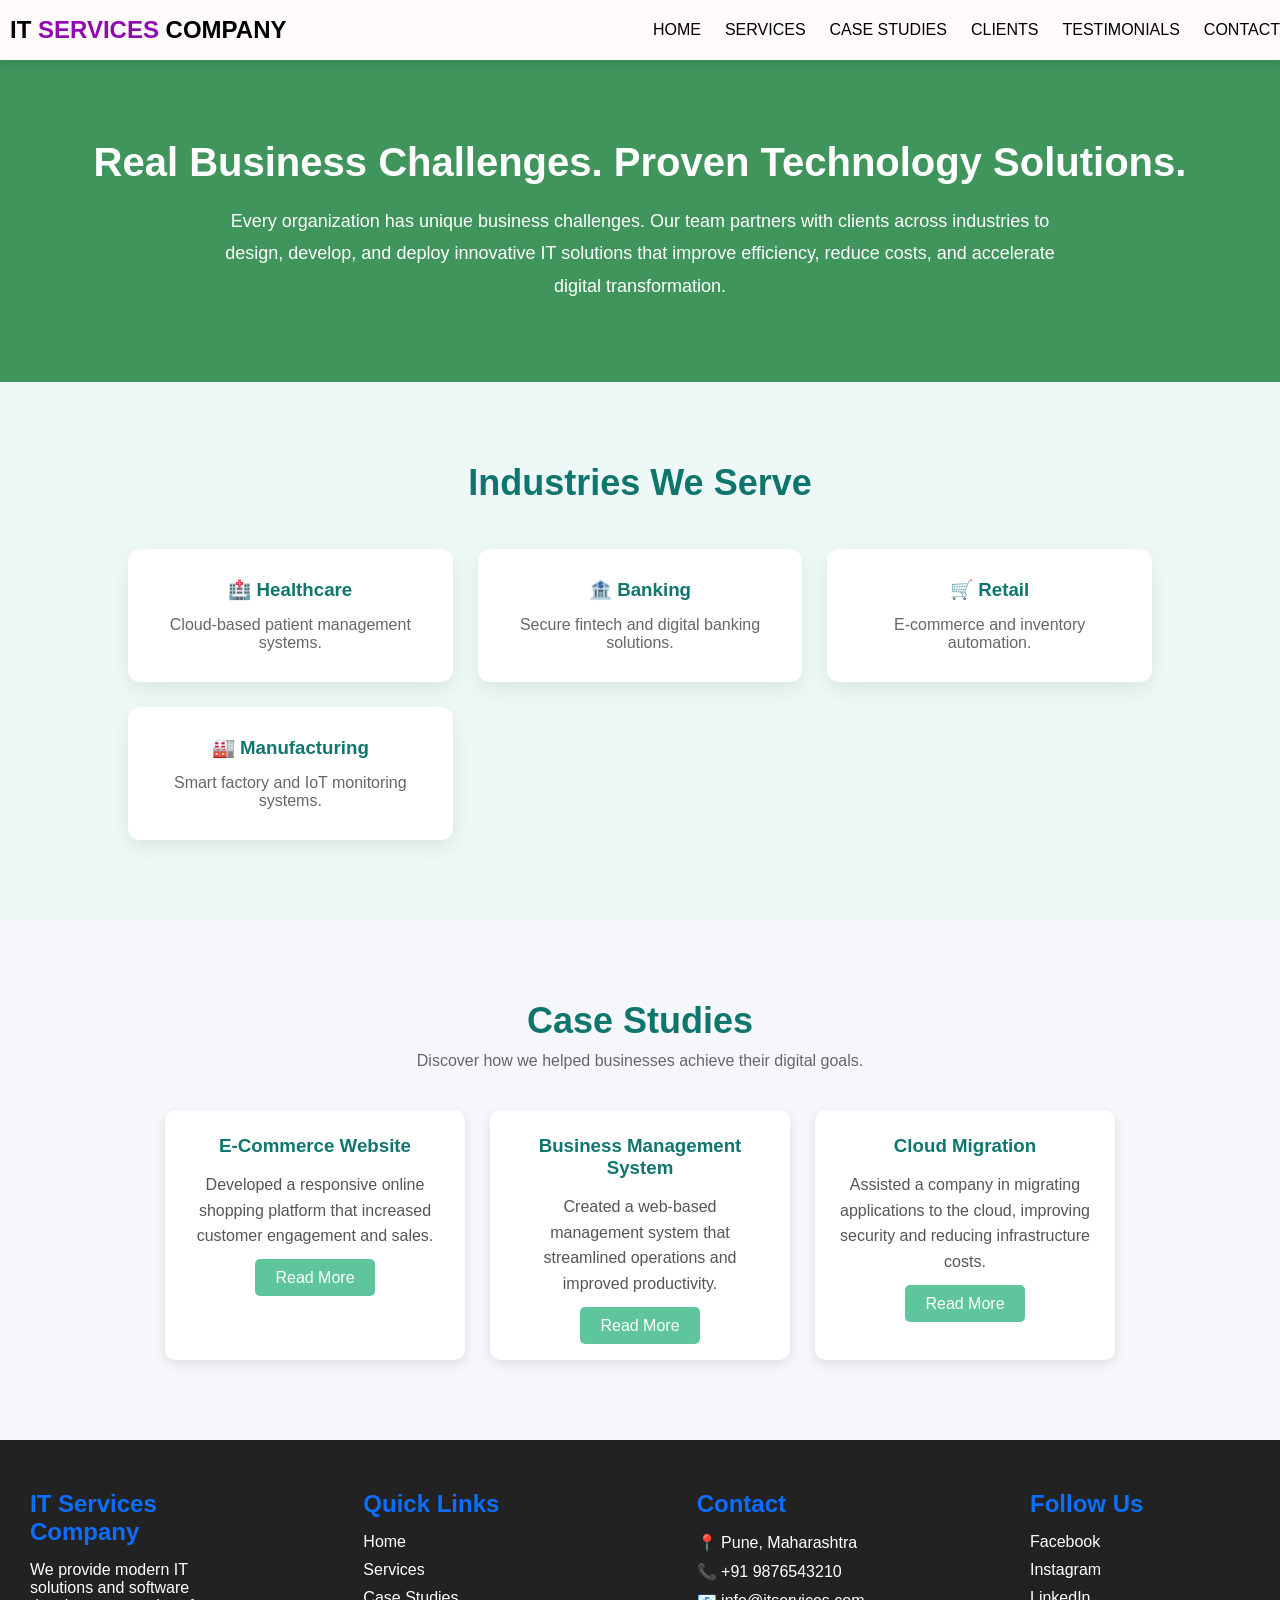
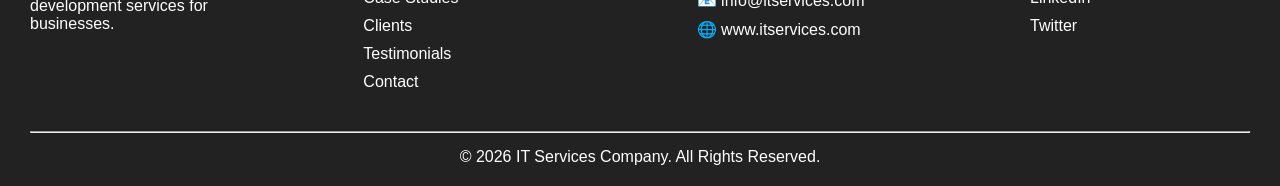
<file: cases.html>
<!DOCTYPE html>
<html lang="en">
<head>
    <meta charset="UTF-8">
    <meta name="viewport" content="width=device-width, initial-scale=1.0">
    <title>Case studies</title>
   
    <link rel="stylesheet" href="cases.css">
</head>
<body>

    <header>
 
        <div class="container">
 
            <div class="logo">
                <h2>IT <span>SERVICES</span> COMPANY</h2>
            </div>
 
            <nav>
 
                <ul>
                    <li><a href="index.html">HOME</a></li>
                    <li><a href="service.html">SERVICES</a></li>
                    <li><a href="cases.html">CASE STUDIES</a></li>
                    <li><a href="clients.html">CLIENTS</a></li>
                    <li><a href="testimonial.html">TESTIMONIALS</a></li>
                    <li><a href="contact.html">CONTACT</a></li>
 
                </ul>
 
            </nav>
 
        </div>
 
    </header>



<section class="case-intro">
    <div class="container">

        <h2>Real Business Challenges. Proven Technology Solutions.</h2>

        <p>
            Every organization has unique business challenges. Our team partners
            with clients across industries to design, develop, and deploy
            innovative IT solutions that improve efficiency, reduce costs,
            and accelerate digital transformation.
        </p>

    </div>
</section>


<section class="industries">

    <div class="container">

        <h2>Industries We Serve</h2>

        <div class="industry-grid">

            <div class="industry-card">
                <h3>🏥 Healthcare</h3>
                <p>Cloud-based patient management systems.</p>
            </div>

            <div class="industry-card">
                <h3>🏦 Banking</h3>
                <p>Secure fintech and digital banking solutions.</p>
            </div>

            <div class="industry-card">
                <h3>🛒 Retail</h3>
                <p>E-commerce and inventory automation.</p>
            </div>

            <div class="industry-card">
                <h3>🏭 Manufacturing</h3>
                <p>Smart factory and IoT monitoring systems.</p>
            </div>

        </div>

    </div>

</section>



    <!-- Case Studies Section -->
<section class="case-studies" id="case-studies">
    <div class="container">
        <h2>Case Studies</h2>
        <p class="section-text">
            Discover how we helped businesses achieve their digital goals.
        </p>

        <div class="case-container">

            <div class="case-card">
                <h3>E-Commerce Website</h3>
                <p>
                    Developed a responsive online shopping platform that
                    increased customer engagement and sales.
                </p>
                <a href="#">Read More</a>
            </div>

            <div class="case-card">
                <h3>Business Management System</h3>
                <p>
                    Created a web-based management system that streamlined
                    operations and improved productivity.
                </p>
                <a href="#">Read More</a>
            </div>

            <div class="case-card">
                <h3>Cloud Migration</h3>
                <p>
                    Assisted a company in migrating applications to the cloud,
                    improving security and reducing infrastructure costs.
                </p>
                <a href="#">Read More</a>
            </div>

        </div>
    </div>
</section>


<footer>
    <div class="footer-container">
        <div class="footer-box">
            <h2>IT Services Company</h2>
            <p>
                We provide modern IT solutions and software
                development services for businesses.
            </p>
        </div>
        <div class="footer-box">
            <h2>Quick Links</h2>
            <a href="index.html">Home</a>
            <a href="service.html">Services</a>
            <a href="cases.html">Case Studies</a>
            <a href="clients.html">Clients</a>
            <a href="testimonial.html">Testimonials</a>
            <a href="contact.html">Contact</a>
        </div>
        <div class="footer-box">
            <h2>Contact</h2>
            <p>📍 Pune, Maharashtra</p>
            <p>📞 +91 9876543210</p>
            <p>📧 info@itservices.com</p>
            <p>🌐 www.itservices.com</p>
        </div>
 
        <div class="footer-box">
            <h2>Follow Us</h2>
            <a href="#">Facebook</a>
            <a href="#">Instagram</a>
            <a href="#">LinkedIn</a>
            <a href="#">Twitter</a>
        </div>
    </div>
    <hr>
    <div class="copyright">
        <p>© 2026 IT Services Company. All Rights Reserved.</p>
    </div>
</footer>
    
</body>
</html>
</file>
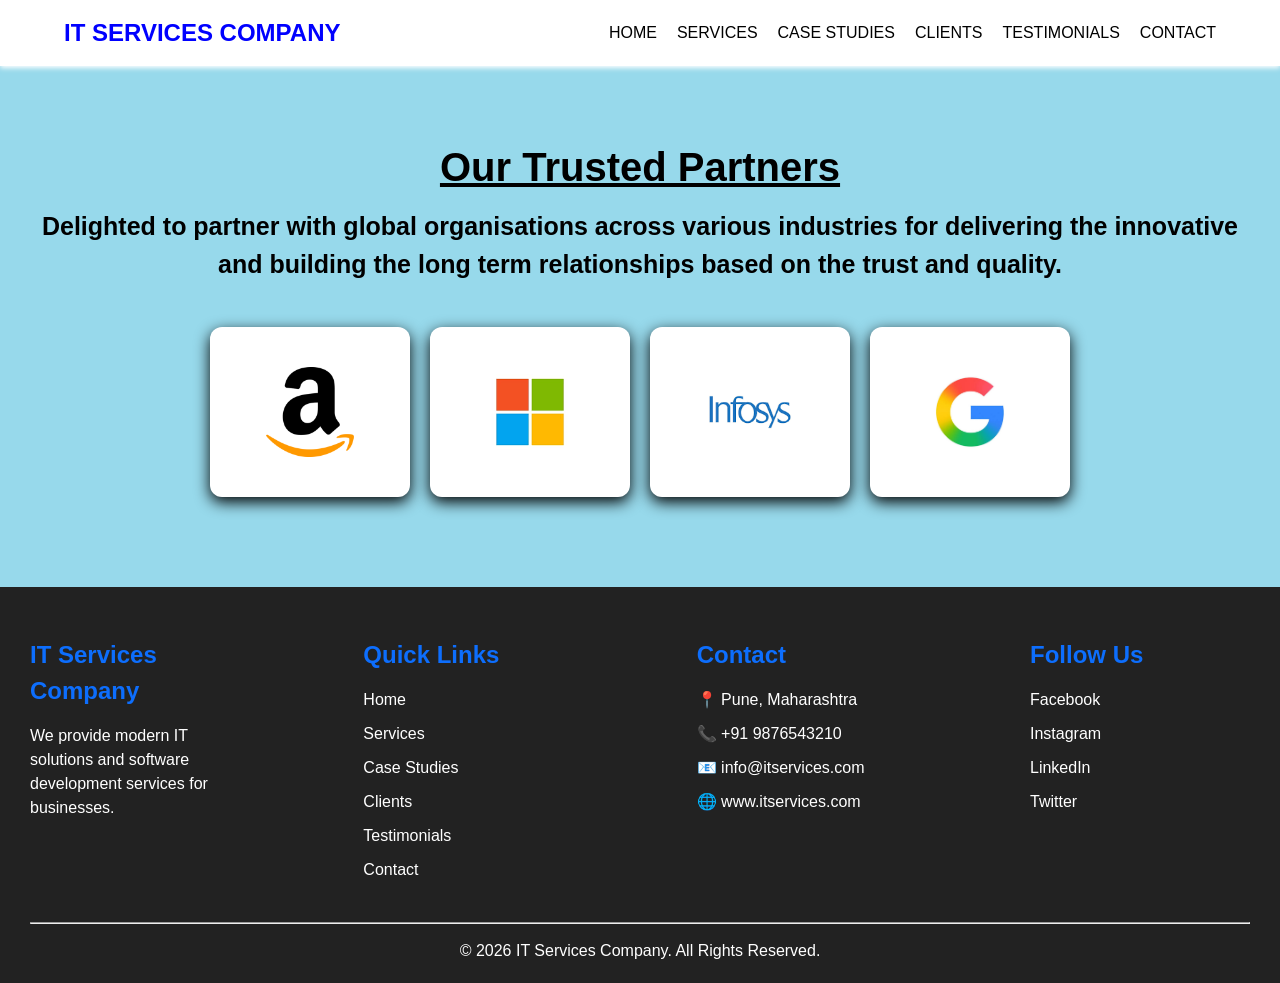
<file: clients.html>
<!DOCTYPE html>
<html lang="en">
<head>
    <meta charset="UTF-8">
    <meta name="viewport" content="width=device-width, initial-scale=1.0">
    <title>Partner</title>
    <link rel="stylesheet" href="clients.css">
</head>
<body>
    
    
     <!--Header-->

    <header>
 
        <div class="container">
 
            <div class="logo">
                <h2>IT <span>SERVICES</span> COMPANY</h2>
            </div>
 
            <nav>
 
                <ul>
                    <li><a href="index.html">HOME</a></li>
                    <li><a href="service.html">SERVICES</a></li>
                    <li><a href="cases.html">CASE STUDIES</a></li>
                    <li><a href="clients.html">CLIENTS</a></li>
                    <li><a href="testimonial.html">TESTIMONIALS</a></li>
                    <li><a href="contact.html">CONTACT</a></li>
 
                </ul>
 
            </nav>
 
        </div>
 
    </header>




    <!--citent partner-->

    <section class="hero">
        <h4><u>Our Trusted Partners</u></h4>
        <h2>Delighted to partner with global organisations across various industries for delivering the innovative and building the long term relationships based on the trust and quality. </h2>
    
    <div class="logo-container">
        <div class="logo-card" data-url="https://amazon.jobs/content/en/locations/india/pune">
            <img src="amazon.png" alt="Amazon">
        </div>
         <div class="logo-card" data-url="https://www.microsoft.com/en-in/msidc/hyderabad-campus">
            <img src="micro.png" alt="microsoft">
        </div>
         <div class="logo-card" data-url="https://www.infosys.com/">
            <img src="info2.png" alt="Infosys">
        </div>
         <div class="logo-card" data-url="https://cloud.google.com/">
            <img src="google.jpg" alt="Google">
        </div>
    </div>
    </section>

    <script src="clientpartner.js"></script>



    <!--footer-->
    <footer>
    <div class="footer-container">
        <div class="footer-box">
            <h2>IT Services Company</h2>
            <p>
                We provide modern IT solutions and software
                development services for businesses.
            </p>
        </div>
        <div class="footer-box">
            <h2>Quick Links</h2>
            <a href="index.html">Home</a>
            <a href="service.html">Services</a>
            <a href="cases.html">Case Studies</a>
            <a href="clients.html">Clients</a>
            <a href="testimonials.html">Testimonials</a>
            <a href="contact.html">Contact</a>
        </div>
        <div class="footer-box">
            <h2>Contact</h2>
            <p>📍 Pune, Maharashtra</p>
            <p>📞 +91 9876543210</p>
            <p>📧 info@itservices.com</p>
            <p>🌐 www.itservices.com</p>
        </div>
 
        <div class="footer-box">
            <h2>Follow Us</h2>
            <a href="#">Facebook</a>
            <a href="#">Instagram</a>
            <a href="#">LinkedIn</a>
            <a href="#">Twitter</a>
        </div>
    </div>
    <hr>
    <div class="copyright">
        <p>© 2026 IT Services Company. All Rights Reserved.</p>
    </div>
</footer>

    </footer>


</body>
</html>
</file>
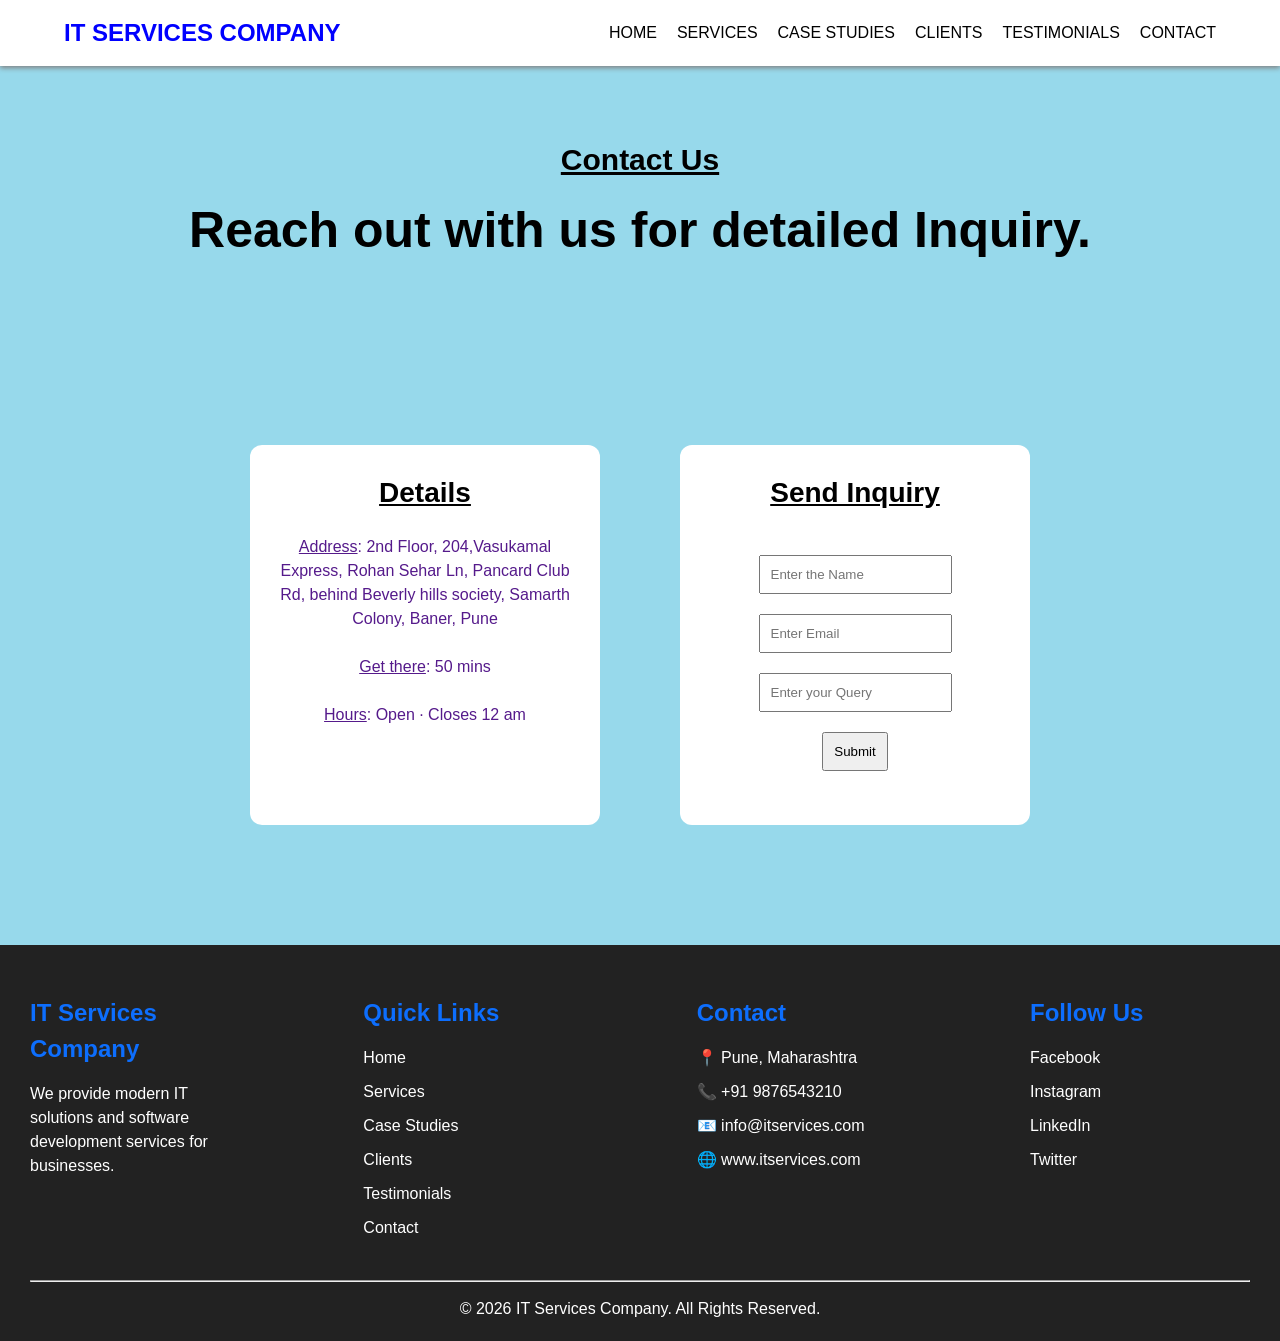
<file: contact.html>
<!DOCTYPE html>
<html lang="en">
<head>
    <meta charset="UTF-8">
    <meta name="viewport" content="width=device-width, initial-scale=1.0">
    <title>CONTACTS</title>
    <link rel="stylesheet" href="contact.css">
</head>
<body>

<!--Header-->

    <header>
 
        <div class="container">
 
            <div class="logo">
                <h2>IT <span>SERVICES</span> COMPANY</h2>
            </div>
 
            <nav>
 
                <ul>
                    <li><a href="index.html">HOME</a></li>
                    <li><a href="service.html">SERVICES</a></li>
                    <li><a href="cases.html">CASE STUDIES</a></li>
                    <li><a href="clients.html">CLIENTS</a></li>
                    <li><a href="testimonial.html">TESTIMONIALS</a></li>
                    <li><a href="contact.html">CONTACT</a></li>
 
                </ul>
 
            </nav>
 
        </div>
 
    </header>


    <!-- CONTACT -->


    <section class="hero">
        <h4><u>Contact Us</u></h4>
        <h2>Reach out with us for detailed Inquiry.</h2>
    </section>


    <section class="contact-details">
       <div class="card">
            <h3> <u>Details</u></h3>
            <a href=""><p><u>Address</u>: 2nd Floor, 204,Vasukamal Express, Rohan Sehar Ln, Pancard Club Rd, behind Beverly hills society, Samarth Colony, Baner, Pune</p>
                       <br> 
                <p><u>Get there</u>:
                        50 mins</p>
                       <br>
                       <p> <u>Hours</u>: 
                        Open · Closes 12 am</p>
            </a>
        </div>
        <div class="card">
            <h3><u>Send Inquiry</u></h3>
            <form class="fill">
                <input type="text" placeholder="Enter the Name" class="fn" required>
                <input type="Email" placeholder="Enter Email" class="fn" required>
                <input type="Inquiry" placeholder="Enter your Query" class="fn" required>
                <br>
                <button  type="submit" class="btn">Submit</button>
            </form>
            
        </div>

    </section>

      
        
    

    <!-- Footer-->
    <footer>
    <div class="footer-container">
        <div class="footer-box">
            <h2>IT Services Company</h2>
            <p>
                We provide modern IT solutions and software
                development services for businesses.
            </p>
        </div>
        <div class="footer-box">
            <h2>Quick Links</h2>
            <a href="index.html">Home</a>
            <a href="service.html">Services</a>
            <a href="cases.html">Case Studies</a>
            <a href="clients.html">Clients</a>
            <a href="testimonials.html">Testimonials</a>
            <a href="contact.html">Contact</a>
        </div>
        <div class="footer-box">
            <h2>Contact</h2>
            <p>📍 Pune, Maharashtra</p>
            <p>📞 +91 9876543210</p>
            <p>📧 info@itservices.com</p>
            <p>🌐 www.itservices.com</p>
        </div>
 
        <div class="footer-box">
            <h2>Follow Us</h2>
            <a href="#">Facebook</a>
            <a href="#">Instagram</a>
            <a href="#">LinkedIn</a>
            <a href="#">Twitter</a>
        </div>
    </div>
    <hr>
    <div class="copyright">
        <p>© 2026 IT Services Company. All Rights Reserved.</p>
    </div>
</footer>


</body>
</html>
</file>
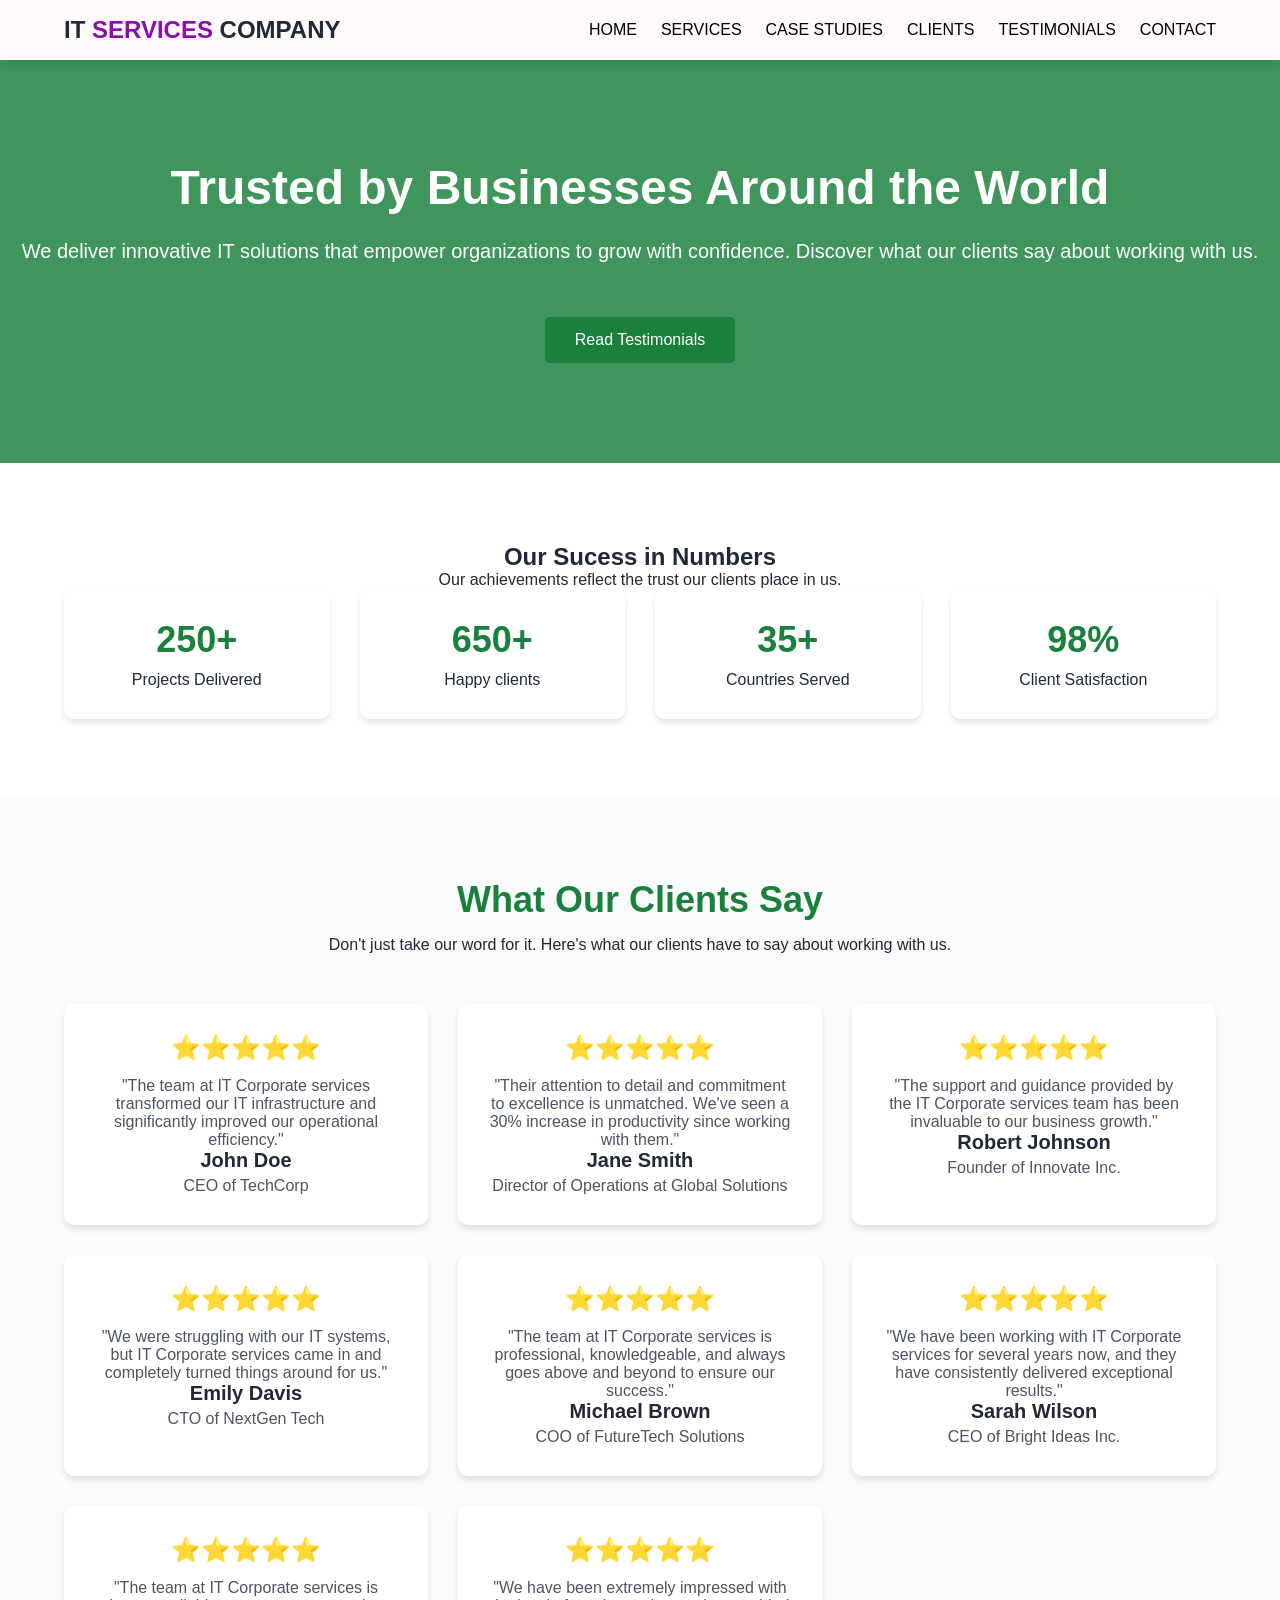
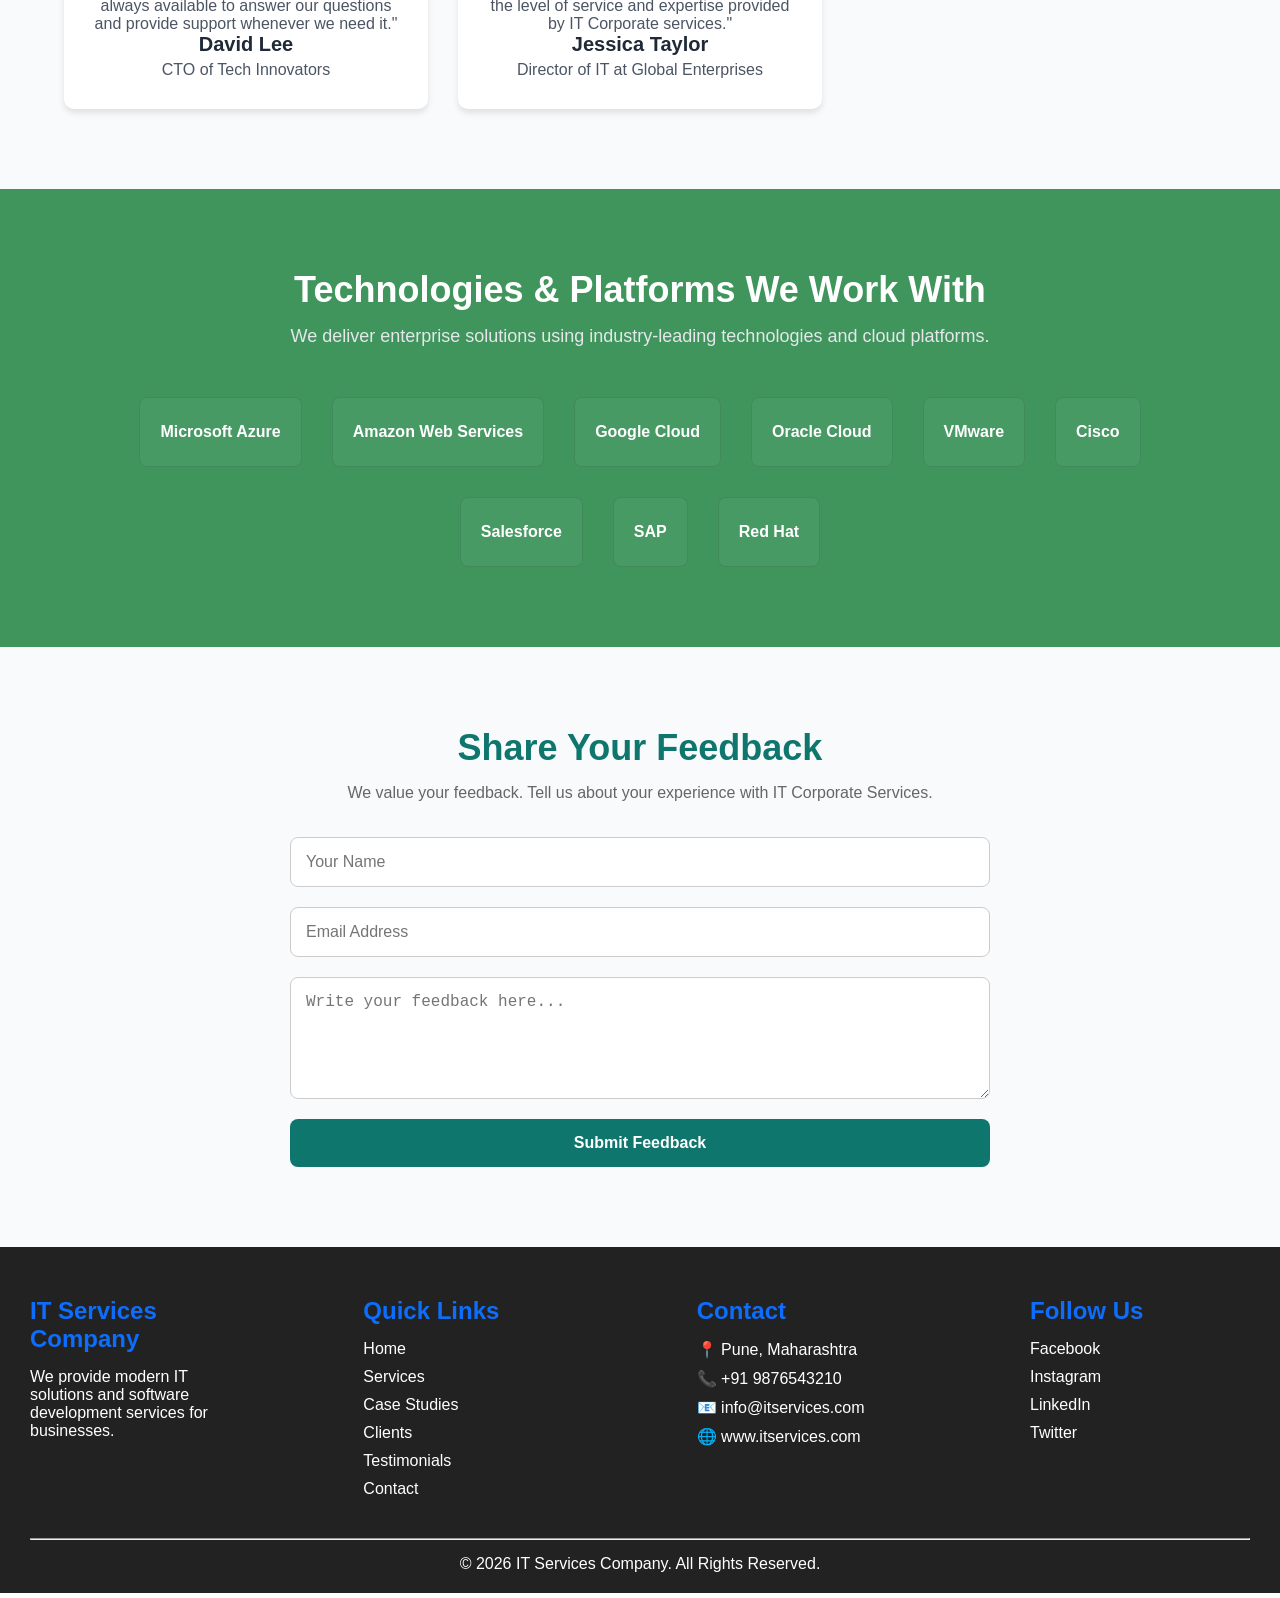
<file: testimonial.html>
<!DOCTYPE html>
<html lang="en">

<head>
    <meta charset="UTF-8">
    <meta name="viewport" content="width=device-width, initial-scale=1.0">
    <title>Testimonials</title>
    <link rel="stylesheet" href="testimonial.css">

</head>

<body>
    <header>

        <div class="container">

            <div class="logo">
                <h2>IT <span>SERVICES</span> COMPANY</h2>
            </div>

            <nav>

                <ul>
                    <li><a href="index.html">HOME</a></li>
                    <li><a href="service.html">SERVICES</a></li>
                    <li><a href="cases.html">CASE STUDIES</a></li>
                    <li><a href="clients.html">CLIENTS</a></li>
                    <li><a href="testimonial.html">TESTIMONIALS</a></li>
                    <li><a href="contact.html">CONTACT</a></li>

                </ul>

            </nav>

        </div>

    </header>

    <!-- hero section
      -->
    <section class="hero">
        <div class="hero-content">
            <h1>Trusted by Businesses Around the World</h1>
            <p>
                We deliver innovative IT solutions that empower organizations to grow with confidence. Discover what our
                clients say about working with us.
            </p>

            <a href="#testimonials" class="btn"> Read Testimonials</a>

        </div>

    </section>

    <!-- stats section -->

    <section class="stats">

        <div class="container">
            <h2>Our Sucess in Numbers</h2>
            <p>Our achievements reflect the trust our clients place in us.</p>
            <div class="stats-grid">
                <div class="stat-card">
                    <h3 class="counter" data-target="250">250+</h3>
                    <p>Projects Delivered</p>
                </div>
                <div class="stat-card">
                    <h3 class="counter" data-target="250">650+</h3>
                    <p>Happy clients</p>
                </div>
                <div class="stat-card">
                    <h3 class="counter" data-target="250">35+</h3>
                    <p>Countries Served</p>
                </div>
                <div class="stat-card">
                    <h3 class="counter" data-target="250">98%</h3>
                    <p>Client Satisfaction</p>
                </div>
            </div>
        </div>
    </section>




    <!-- Testimonials section -->

    <section class="testimonials" id="testimonials">
        <div class="container">
            <h2>What Our Clients Say</h2>
            <p>Don't just take our word for it. Here's what our clients have to say about working with us.</p>
            <div class="testimonial-grid">


                <div class="testimonial-card">
                    <div>⭐⭐⭐⭐⭐</div>
                    <p>"The team at IT Corporate services transformed our IT infrastructure and significantly improved
                        our operational efficiency."</p>
                    <h3> John Doe</h3>
                    <p>CEO of TechCorp</p>
                </div>

                <div class="testimonial-card">
                    <div>⭐⭐⭐⭐⭐</div>
                    <p>"Their attention to detail and commitment to excellence is unmatched. We've seen a 30% increase
                        in productivity since working with them."</p>
                    <h3>Jane Smith</h3>
                    <p>Director of Operations at Global Solutions</p>
                </div>

                <div class="testimonial-card">
                    <div>⭐⭐⭐⭐⭐</div>
                    <p>"The support and guidance provided by the IT Corporate services team has been invaluable to our
                        business growth."</p>
                    <h3>Robert Johnson</h3>
                    <p>Founder of Innovate Inc.</p>
                </div>

                <div class="testimonial-card">
                    <div>⭐⭐⭐⭐⭐</div>
                    <p>"We were struggling with our IT systems, but IT Corporate services came in and completely turned
                        things around for us."</p>
                    <h3>Emily Davis</h3>
                    <p>CTO of NextGen Tech</p>
                </div>

                <div class="testimonial-card">
                    <div>⭐⭐⭐⭐⭐</div>
                    <p>"The team at IT Corporate services is professional, knowledgeable, and always goes above and
                        beyond to ensure our success."</p>
                    <h3>Michael Brown</h3>
                    <p>COO of FutureTech Solutions</p>
                </div>

                <div class="testimonial-card">
                    <div>⭐⭐⭐⭐⭐</div>
                    <p>"We have been working with IT Corporate services for several years now, and they have
                        consistently
                        delivered exceptional results."</p>
                    <h3>Sarah Wilson</h3>
                    <p>CEO of Bright Ideas Inc.</p>
                </div>

                <div class="testimonial-card">
                    <div>⭐⭐⭐⭐⭐</div>
                    <p>"The team at IT Corporate services is always available to answer our questions and provide
                        support
                        whenever we need it."</p>
                    <h3>David Lee</h3>
                    <p>CTO of Tech Innovators</p>
                </div>

                <div class="testimonial-card">
                    <div>⭐⭐⭐⭐⭐</div>
                    <p>"We have been extremely impressed with the level of service and expertise provided by IT
                        Corporate
                        services."</p>
                    <h3>Jessica Taylor</h3>
                    <p>Director of IT at Global Enterprises</p>
                </div>

            </div>
        </div>
    </section>

    <!-- Technology Partners Section -->

    <section class="technologies">

        <div class="container">
            <h2>Technologies & Platforms We Work With</h2>
            <p>We deliver enterprise solutions using industry-leading technologies and cloud platforms.</p>
            <div class="logos">
                <a href="https://azure.microsoft.com/" target="_blank">Microsoft Azure</a>

                <a href="https://aws.amazon.com/" target="_blank">Amazon Web Services</a>

                <a href="https://cloud.google.com/" target="_blank">Google Cloud</a>

                <a href="https://www.oracle.com/cloud/" target="_blank">Oracle Cloud</a>

                <a href="https://www.vmware.com/" target="_blank">VMware</a>

                <a href="https://www.cisco.com/" target="_blank">Cisco</a>

                <a href="https://www.salesforce.com/" target="_blank">Salesforce</a>

                <a href="https://www.sap.com/" target="_blank">SAP</a>

                <a href="https://www.redhat.com/" target="_blank">Red Hat</a>
            </div>
        </div>

    </section>



    <!-- Feedback section -->


    <section class="feedback">
        <div class="container">

            <h2>Share Your Feedback</h2>

            <p>
                We value your feedback. Tell us about your experience with IT Corporate Services.
            </p>

            <form class="feedback-form">

                <input type="text" placeholder="Your Name" required>

                <input type="email" placeholder="Email Address" required>

                <textarea rows="5" placeholder="Write your feedback here..." required></textarea>

                <button type="submit">Submit Feedback</button>

            </form>

        </div>
    </section>


    <footer>
        <div class="footer-container">
            <div class="footer-box">
                <h2>IT Services Company</h2>
                <p>
                    We provide modern IT solutions and software
                    development services for businesses.
                </p>
            </div>
            <div class="footer-box">
                <h2>Quick Links</h2>
                <a href="index.html">Home</a>
                <a href="service.html">Services</a>
                <a href="cases.html">Case Studies</a>
                <a href="clients.html">Clients</a>
                <a href="testimonial.html">Testimonials</a>
                <a href="contact.html">Contact</a>
            </div>
            <div class="footer-box">
                <h2>Contact</h2>
                <p>📍 Pune, Maharashtra</p>
                <p>📞 +91 9876543210</p>
                <p>📧 info@itservices.com</p>
                <p>🌐 www.itservices.com</p>
            </div>

            <div class="footer-box">
                <h2>Follow Us</h2>
                <a href="#">Facebook</a>
                <a href="#">Instagram</a>
                <a href="#">LinkedIn</a>
                <a href="#">Twitter</a>
            </div>
        </div>
        <hr>
        <div class="copyright">
            <p>© 2026 IT Services Company. All Rights Reserved.</p>
        </div>
    </footer>

</body>

</html>
</file>
<file: cases.css>
*{
    margin:0;
    padding:0;
    box-sizing:border-box;
    font-family: 'Poppins', sans-serif;
}

/* Header Section */
header {
    background: #fffbfb;
    box-shadow: 0 5px 10px rgba(0, 0, 0, 0.1);
    position: sticky;
    top: 0;
    z-index: 100;
}
 
header .container{
    display: flex;
    justify-content: space-between;
    align-items: center;
    padding: 1rem 0;    
}

.logo  {
    
    font-weight: 600;
    margin-left: 10px;
}
 
.logo span {
    color: #8e0caf;
    font-weight: 600;

}
 
nav ul {
    display: flex;
    gap: 1.5rem;
    list-style: none;
}
 
nav ul li a {
    color: #000;
    font-weight: 500;
    transition: 0.3s ease;
    text-decoration:none;
}
 
nav ul li a:hover {
    color: #cc00ff;
    
}

.case-studies{
    padding:80px 10%;
    background:#f5f7fa;
    text-align:center;
   
}

.case-studies h2{
    font-size:36px;
    color:#0F766E;
    margin-bottom:10px;
}

.section-text{
    color:#666;
    margin-bottom:40px;
}

/* case intro */

.case-intro{
    padding:80px 0;
    text-align:center;
    background:#1a803cd5;
    max-width:100%;
    
}

.case-intro h2{
    font-size:40px;
    color:white;
    margin-bottom:20px;
}

.case-intro p{
    max-width:850px;
    margin:auto;
    color:white;
    line-height:1.8;
    font-size:18px;
}


/* industries */

.industries{
    padding:80px 10%;
    background:#eef8f6;
}

.industries h2{
    text-align:center;
    font-size:36px;
    color:#0F766E;
    margin-bottom:45px;
}

.industry-grid{
    display:grid;
    grid-template-columns:repeat(auto-fit,minmax(240px,1fr));
    gap:25px;
}

.industry-card{
    background:#fff;
    padding:30px;
    border-radius:12px;
    text-align:center;
    box-shadow:0 8px 20px rgba(0,0,0,.08);
    transition:.3s;
}

.industry-card:hover{
    transform:translateY(-8px);
}

.industry-card h3{
    margin-bottom:15px;
    color:#0F766E;
}

.industry-card p{
    color:#666;
}



/* case studies */

.case-container{
    display:flex;
    justify-content:center;
    gap:25px;
    flex-wrap:wrap;
}



.case-card{
    background:#fff;
    width:300px;
    padding:25px;
    border-radius:10px;
    box-shadow:0 4px 12px rgba(0,0,0,0.1);
    transition:0.3s;
}

.case-card:hover{
    transform:translateY(-8px);
}

.case-card h3{
    color:#0F766E;
    margin-bottom:15px;
}

.case-card p{
    color:#555;
    line-height:1.6;
    margin-bottom:20px;
}

.case-card a{
    text-decoration:none;
    color:#fff;
    background:#5fc59c;
    padding:10px 20px;
    border-radius:5px;
}

.case-card a:hover{
    background:#53e26a;
}

footer{
    background:#222;
    color:white;
    padding:50px 30px 20px;
}
.footer-container{
    display:flex;
    justify-content:space-between;
    flex-wrap:wrap;
    gap:30px;
}
.footer-box{
    width:220px;
}
.footer-box h2{
    margin-bottom:15px;
    color: #0d6efd;
}
.footer-box p{
    margin:10px 0;
}
 
.footer-box a{
    display:block;
    color:white;
    text-decoration:none;
    margin:10px 0;
}
 
.footer-box a:hover{
    color:#0d6efd;
}
 
hr{
    margin:30px 0 15px;
}
 
.copyright{
    text-align:center;
}
</file>
<file: clients.css>
*{
    margin:0;
    padding: 0;
    box-sizing: border-box;
    font-family: Arial,sans-serif;
}

body{
    background: #68bbefdc;
    line-height: 1.5;
   
}

.container {
    width: 90%;
    max-width: 1200px;
    margin: 0 auto;
}
 
a {
    text-decoration: none;
 
}
 
li a {
    font-weight: 500;
    color : #eb2bd1;
}
 
ul {
    list-style: none;
}

/*header*/
*{
    margin: 0;
    padding: 0;
    box-sizing: border-box;
    font-family: Arial,sans-serif;
}
 
body{
    background: #97d9eb;
}
 
 
.container{
    width: 90%;
    margin: auto;
}
 
header{
    background: white;
    position: fixed;
    top: 0;
    width: 100% ;
    box-shadow: 0 2px 5px white;
}
 
.container{
    display: flex;
    justify-content: space-between;
    align-items: center;
    padding: 15px 0;
}
 
.logo{
    color: blue;
}
 
nav ul{
    display: flex;
    list-style: none;
}
 
nav ul li{
    margin-left: 20px;
}
 
nav ul li a{
    text-decoration: none;
    color: black;
   
   
}
 
nav ul li a:hover{
    color: blue;
}



/*header ends*/



.hero{
    
    color: black;
    text-align: center;
    padding: 50px 20px;
    margin-top: 80px;
}
.hero h4{
    margin: 3px;
    padding: 4px;
    font-size: 40px;
    font-weight: bold;

    
}

.hero h2{
    margin: 3px;
    padding: 4px;
    font-size: 25px;
    
}

.logo-container{
   
    grid-template-columns: repeat(repeat(5px,1fr));
    gap: 20px;
    width: 90%;
    margin: 40px auto;
    display: flex;
    justify-content: center;
    align-items: center;
}

.logo-card{
    background: white;
    width: 200px;
    height: 170px;
    display: flex;
    justify-content: center;
    align-items: center;
    border-radius: 12px;
    cursor: pointer;
    transition: 4s;
    box-shadow: 0 5px 15px rgba(0,0,0,15);
    transition: transform .35s ease,
                box-shadow .35s ease;
}

.logo-card:hover{
    transition: translateY(-8px);
    box-shadow: 0 15px 30px rgba(0,0,0,.25);
}

.logo-card img{
    width: 120px;
    max-height: 100px;
    object-fit: contain;
    transition: transform .35s ease;
}

.logo-card:hover img{
    transition: scale(1.1);



}

/*footer*/

footer{
    background:#222;
    color:white;
    padding:50px 30px 20px;
}
.footer-container{
    display:flex;
    justify-content:space-between;
    flex-wrap:wrap;
    gap:30px;
}
.footer-box{
    width:220px;
 
}
.footer-box h2{
    margin-bottom:15px;
    color: #0d6efd;
}
.footer-box p{
    margin:10px 0;
}
 
.footer-box a{
    display:block;
    color:white;
    text-decoration:none;
    margin:10px 0;
}
 
.footer-box a:hover{
    color:#0d6efd;
}
 
hr{
    margin:30px 0 15px;
}
 
.copyright{
    text-align:center;
}
</file>
<file: contact.css>
*{
    margin:0;
    padding: 0;
    box-sizing: border-box;
    font-family: Arial,sans-serif;
}

body{
    background: #f2f2f2dc;
    line-height: 1.5;
    background-image: url(contact\ us.webp) ;
    background-repeat: no-repeat;
    background-position: center;
    background-size: cover;
}

.container {
    width: 90%;
    max-width: 1200px;
    margin: 0 auto;
}
 
a {
    text-decoration: none;
 
}
 
li a {
    font-weight: 500;
    color : #eb2bd1;
}
 
ul {
    list-style: none;
}


/*header*/
*{
    margin: 0;
    padding: 0;
    box-sizing: border-box;
    font-family: Arial,sans-serif;

}
 
body{
    background: #97d9eb;
   
   
}
 
 
.container{
    width: 90%;
    margin: auto;
}
 
header{
    background: white;
    position: fixed;
    top: 0;
    width: 100% ;
    box-shadow: 0 2px 5px gray;
}
 
.container{
    display: flex;
    justify-content: space-between;
    align-items: center;
    padding: 15px 0;
}
 
.logo{
    color: blue;
}
 
nav ul{
    display: flex;
    list-style: none;
}
 
nav ul li{
    margin-left: 20px;
}
 
nav ul li a{
    text-decoration: none;
    color: black;
   
   
}
 
nav ul li a:hover{
    color: blue;
}



/*header end*/

.hero{
    
    color: black;
    text-align: center;
    padding: 50px 20px;
    margin-top: 80px;
}



.contact-details{
    display: flex;
    justify-content: center;
    gap: 40px;
    flex-wrap: wrap;
    padding: 60px 20px;
    margin: 40px 50px;
    text-align: center;
}
.card{
    background: white;
    margin: 20px;
    gap: 20px;
    width: 350px;
    min-height: 380px;
    padding: 25px;
    text-align: center;
    border-radius: 12px;
    box-shadow: 0 6px 16px rgbs(0,0,0,0.2);
}



.card-form input{
    width: 100%;
    padding: 12px;
    margin: 12px 0;
    border:  1px solid #ccc;
    border-radius: 6px;
    box-sizing: border-box;

}
.card-form textarea{
    width: 100%;
    padding: 12px;
    margin: 12px 0;
    border:  1px solid #ccc;
    border-radius: 6px;
    box-sizing: border-box;

}

.card-form button{
    width: 100%;
    padding: 12px;
    font-size: 17px;
    background: #0d6efd;
    color: white;
    border: none;
    border-radius: 6px;
    cursor: pointer;
}
.btn{
    padding: 10px;
    margin-top: 20px;
  
}
.fn{
    padding: 10px;
    margin-top: 20px;
}
.contact-deatils button:hover{
    background: #0b2345;
}

.contact-details h3{
    margin: 1px;
    padding: 1px;
    font-size: 28px;
    margin-bottom: 20px;
}

.hero h4{
    margin: 3px;
    padding: 4px;
    font-size: 30px;
    font-weight: bold;

    
}

.hero h2{
    margin: 3px;
    padding: 4px;
    font-size: 50px;
    

    
}

/*footer*/



footer{
    background:#222;
    color:white;
    padding:50px 30px 20px;
}
.footer-container{
    display:flex;
    justify-content:space-between;
    flex-wrap:wrap;
    gap:30px;
}
.footer-box{
    width:220px;
 
}
.footer-box h2{
    margin-bottom:15px;
    color: #0d6efd;
}
.footer-box p{
    margin:10px 0;
}
 
.footer-box a{
    display:block;
    color:white;
    text-decoration:none;
    margin:10px 0;
}
 
.footer-box a:hover{
    color:#0d6efd;
}
 
hr{
    margin:30px 0 15px;
}
 
.copyright{
    text-align:center;
}
</file>
<file: testimonial.css>
*{
    margin: 0;
    padding: 0;
    box-sizing: border-box;
}
/* Header Section */
header {
    background: #fffbfb;
    box-shadow: 0 5px 10px rgba(0, 0, 0, 0.1);
    position: sticky;
    top: 0;
    z-index: 100;
}
 
header .container{
    display: flex;
    justify-content: space-between;
    align-items: center;
    padding: 1rem 0;    
}
 
.logo span {
    color: #8e0caf;
    font-weight: 600;
}
 
nav ul {
    display: flex;
    gap: 1.5rem;
    list-style: none;
    
}
 
nav ul li a {
    color: #000;
    font-weight: 500;
    transition: 0.3s ease;
    text-decoration: none;
}
 
nav ul li a:hover {
    color: #cc00ff;
}

body{
    font-family: 'Poppins', sans-serif;
    /* background: #59b374; */
    color: #1f2937;
}

.container{
    width: 90%;
    max-width: 1200px;
    margin: auto;
}
 
.hero{
    background: #1a803cd5;
    color:white;
    padding: 100px 0;
}

.hero-content{
    text-align: center;
}

.hero h1{
    font-size: 48px;
    margin-bottom: 20px;
}
    
.hero p{
    font-size: 20px;
    margin-bottom: 50px;
    line-height: 1.6;
}

.btn{
    display: inline-block;
    padding: 14px 30px;
    background: #1a803c;
    color: white;
    text-decoration: none;
    border-radius: 5px;
    transition: background 0.3s ease;
    font-weight: 500;
}


.btn:hover{
    background: #1d6e3a;
}

.stats{
    padding: 80px 0;
    text-align: center;
}

stats h2{
    font-size: 36px;
    margin-bottom: 15 px;
}

stats p{
    font-size: 18px;
    color: #4b5563;
    margin-bottom: 50px;
}
    
.stats-grid{
    display: grid;
    grid-template-columns: repeat(4, 1fr);
    gap: 30px;
}

.stat-card{
    background: white;
    padding: 30px;
    border-radius: 10px;
    box-shadow: 0 4px 6px rgba(0, 0, 0, 0.1);
    transition: transform 0.3s ease, box-shadow 0.3s ease;
}

.stat-card:hover{
    transform: translateY(-10px);
    box-shadow: 0 8px 12px rgba(0, 0, 0, 0.2);
}

.counter{
    font-size: 36px;
    font-weight: bold;
    color: #1a803c;
    margin-bottom: 10px;
}






.testimonials{
    padding: 80px 0;
    background: #f9fafb;
    text-align: center;

}

.testimonials h2{
    font-size: 36px;
    margin-bottom: 15px;
    color: #1a803c;
    text-align: center;
}

.testimonial-grid{
    display: grid;
    grid-template-columns: repeat(3, 1fr);
    gap: 30px;
    margin-top: 50px;
}

.testimonial-card{
    background: white;
    padding: 30px;
    border-radius: 10px;
    box-shadow: 0 4px 6px rgba(0, 0, 0, 0.1);
    transition: transform 0.3s ease, box-shadow 0.3s ease;
}

.testimonial-card div{
    font-size: 24px;
    color: #fbbf24; 
    margin-bottom: 15px;
}

.testimonial-card h3{
    font-size: 20px;
    margin-bottom: 5px;
    color: #1f2937;
}

.testimonial-card p{
    font-size: 16px;
    color: #4b5563;
}

.technologies{
    padding: 80px 0;
    text-align: center;
    background: #1a803cd5;
}

.technologies h2{
    font-size: 36px;
    margin-bottom: 15px;
    color: white;

}

.technologies p{
    font-size: 18px;
    color: #e5e7eb;
    margin-bottom: 50px;
}

.logos{
    display: flex;
    justify-content: center;
    flex-wrap: wrap;
    gap: 30px;


}


.logos a{
    display : flex;
    justify-content: center;
    align-items: center;
    height: 70px;
    color: white;
    text-decoration: none;
    font-weight: 600;
    border-radius: 8px;
    /* box-shadow: 0 4px 6px rgba(0, 0, 0, 0.1); */
    border: 1px solid rgba(0, 0, 0, 0.1);
    padding: 0 20px;
    background: rgba(255, 255, 255, 0.05);
}

.logos a:hover{
    background: rgba(255, 255, 255, 0.1);
    transform: translateY(-5px);
    transition: transform 0.3s ease, background 0.3s ease;
}


/* ===== FEEDBACK ===== */

.feedback{
    padding:80px 10%;
    background:#f8fafc;
    text-align:center;
}

.feedback h2{
    font-size:36px;
    color:#0F766E;
    margin-bottom:15px;
}

.feedback p{
    color:#666;
    margin-bottom:35px;
}

.feedback-form{
    max-width:700px;
    margin:auto;
    display:flex;
    flex-direction:column;
    gap:20px;
}

.feedback-form input,
.feedback-form textarea{
    width:100%;
    padding:15px;
    border:1px solid #ccc;
    border-radius:8px;
    font-size:16px;
    outline:none;
    transition:.3s;
}

.feedback-form input:focus,
.feedback-form textarea:focus{
    border-color:#0F766E;
    box-shadow:0 0 8px rgba(15,118,110,.2);
}

.feedback-form textarea{
    resize:vertical;
}

.feedback-form button{
    background:#0F766E;
    color:#fff;
    padding:15px;
    border:none;
    border-radius:8px;
    font-size:16px;
    font-weight:600;
    cursor:pointer;
    transition:.3s;
}

.feedback-form button:hover{
    background:#115E59;
    transform:translateY(-3px);
}

footer{
    background:#222;
    color:white;
    padding:50px 30px 20px;
}
.footer-container{
    display:flex;
    justify-content:space-between;
    flex-wrap:wrap;
    gap:30px;
}
.footer-box{
    width:220px;
}
.footer-box h2{
    margin-bottom:15px;
    color: #0d6efd;
}
.footer-box p{
    margin:10px 0;
}
 
.footer-box a{
    display:block;
    color:white;
    text-decoration:none;
    margin:10px 0;
}
 
.footer-box a:hover{
    color:#0d6efd;
}
 
hr{
    margin:30px 0 15px;
}
 
.copyright{
    text-align:center;
}
</file>
